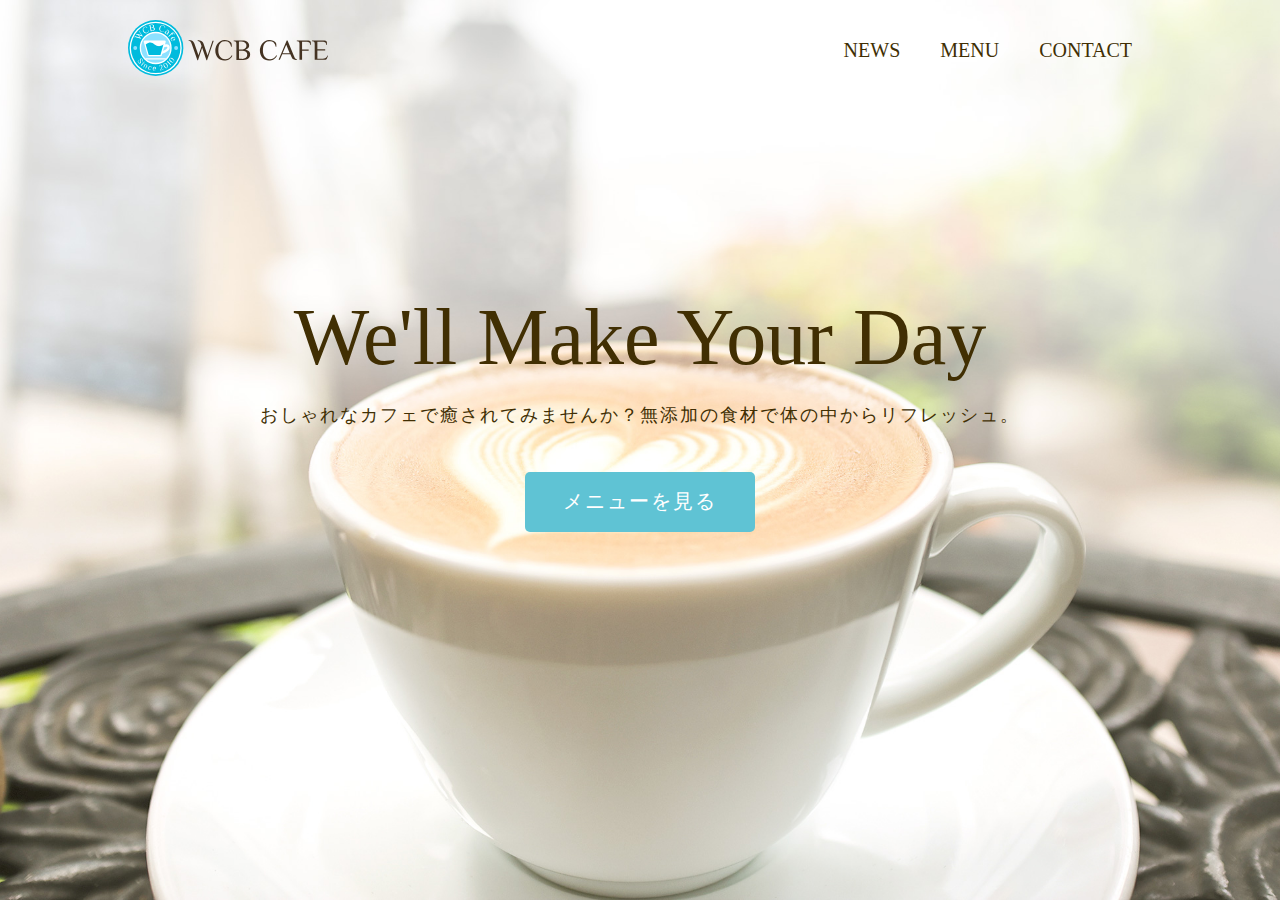
<file: index.html>
<!DOCTYPE html>
<html>
    <head>
        <meta charset="utf-8">
        <meta name="viewport" content="width=device-width, initial-scale=1, minimum-scale=1, user-scalable=yes">
        <title>WCBCAFE</title>
        <link rel="stylesheet" href="stylesheet.css">
    </head>
    <body>
        <div class="wcbcafe_container_top">
            <header class="wcbcafe_header">
                <a class="logo" href="index.html">
                    <img class="img_logo" src="./images/logo.svg">
                </a>
                <nav class="menu_header">
                    <ul>
                        <li><a class="list" href="news.html">NEWS</a></li>
                        <li><a class="list" href="menu.html">MENU</a></li>
                        <li><a class="list" href="contact.html">CONTACT</a></li>
                    </ul>
                </nav>
            </header>
            <main class="wcbcafe_main">
                <h1 class="catchphrase">We'll Make Your Day</h1>
                <p class="text">おしゃれなカフェで癒されてみませんか？無添加の食材で体の中からリフレッシュ。</p>
                <a class="btn_menulink" href="menu.html">メニューを見る</a>
            </main>
        </div>
    </body>
</html>
</file>
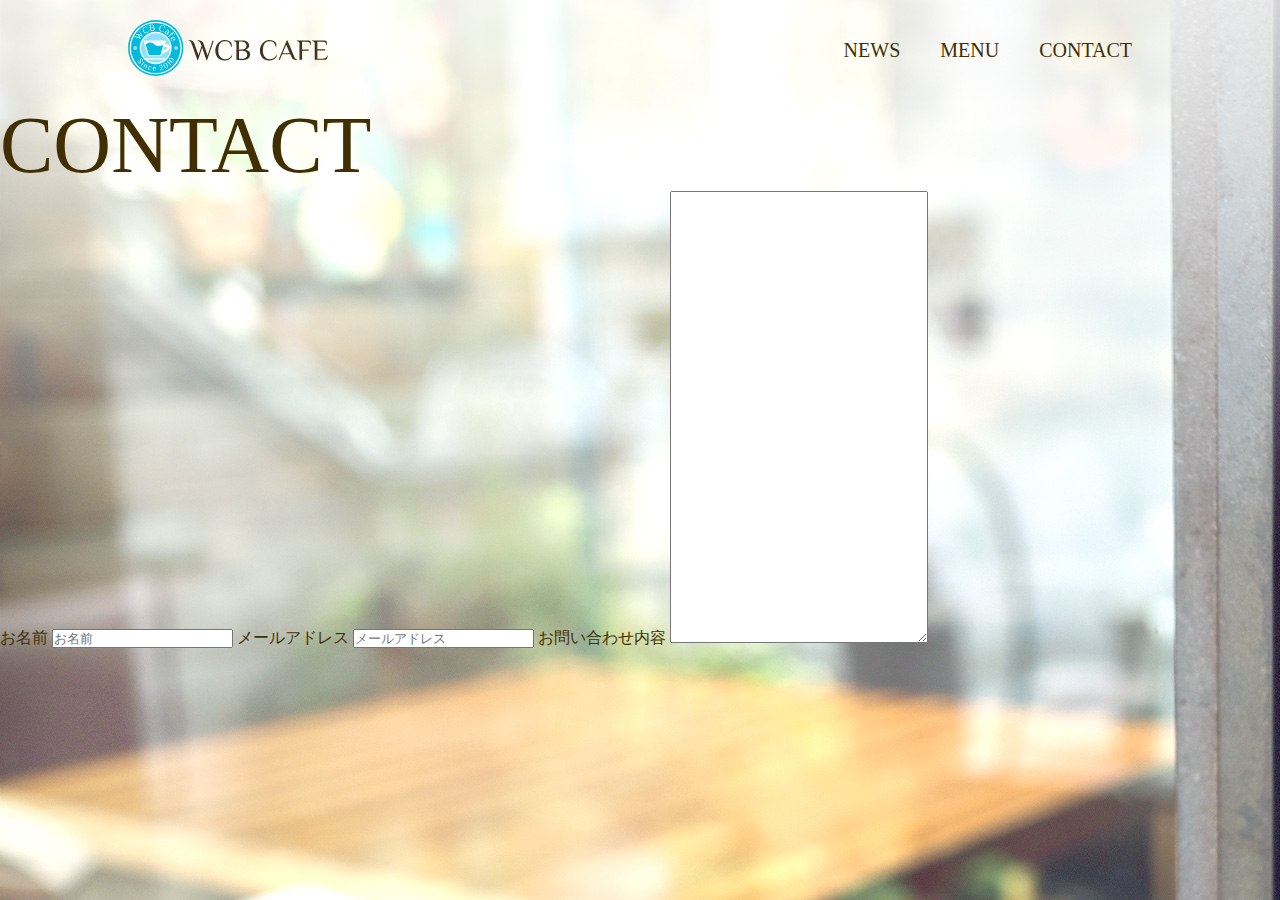
<file: contact.html>
<!DOCTYPE html>
<html>
    <head>
        <meta charset="utf-8">
        <meta name="viewport" content="width=device-width, initial-scale=1, minimum-scale=1, user-scalable=yes">
        <title> CONTACT | WCBCAFE </title>
        <link rel="stylesheet" href="stylesheet.css">
    </head>
    <body>
        <div class="wcbcafe_container_contact">
            <header class="wcbcafe_header">
                <a class="logo" href="index.html">
                    <img class="img_logo" src="./images/logo.svg">
                </a>
                <nav class="menu_header">
                    <ul>
                        <li><a class="list" href="news.html">NEWS</a></li>
                        <li><a class="list" href="menu.html">MENU</a></li>
                        <li><a class="list" href="contact.html">CONTACT</a></li>
                    </ul>
                </nav>
            </header>
            <main class="wcbcafe_form">
                <h1 class="contact">CONTACT</h1>
                <form>
                    <label>お名前
                    <input type="text" name="name" value placeholder="お名前" required>
                    </label>
                    <label>メールアドレス
                    <input type="text" name="e-mail" value placeholder="メールアドレス" required>
                    </label>お問い合わせ内容
                    <textarea name="messege" cols="30" rows="30"></textarea>
                    </label>
                </form>  
            </main>
                
        </div>
</file>
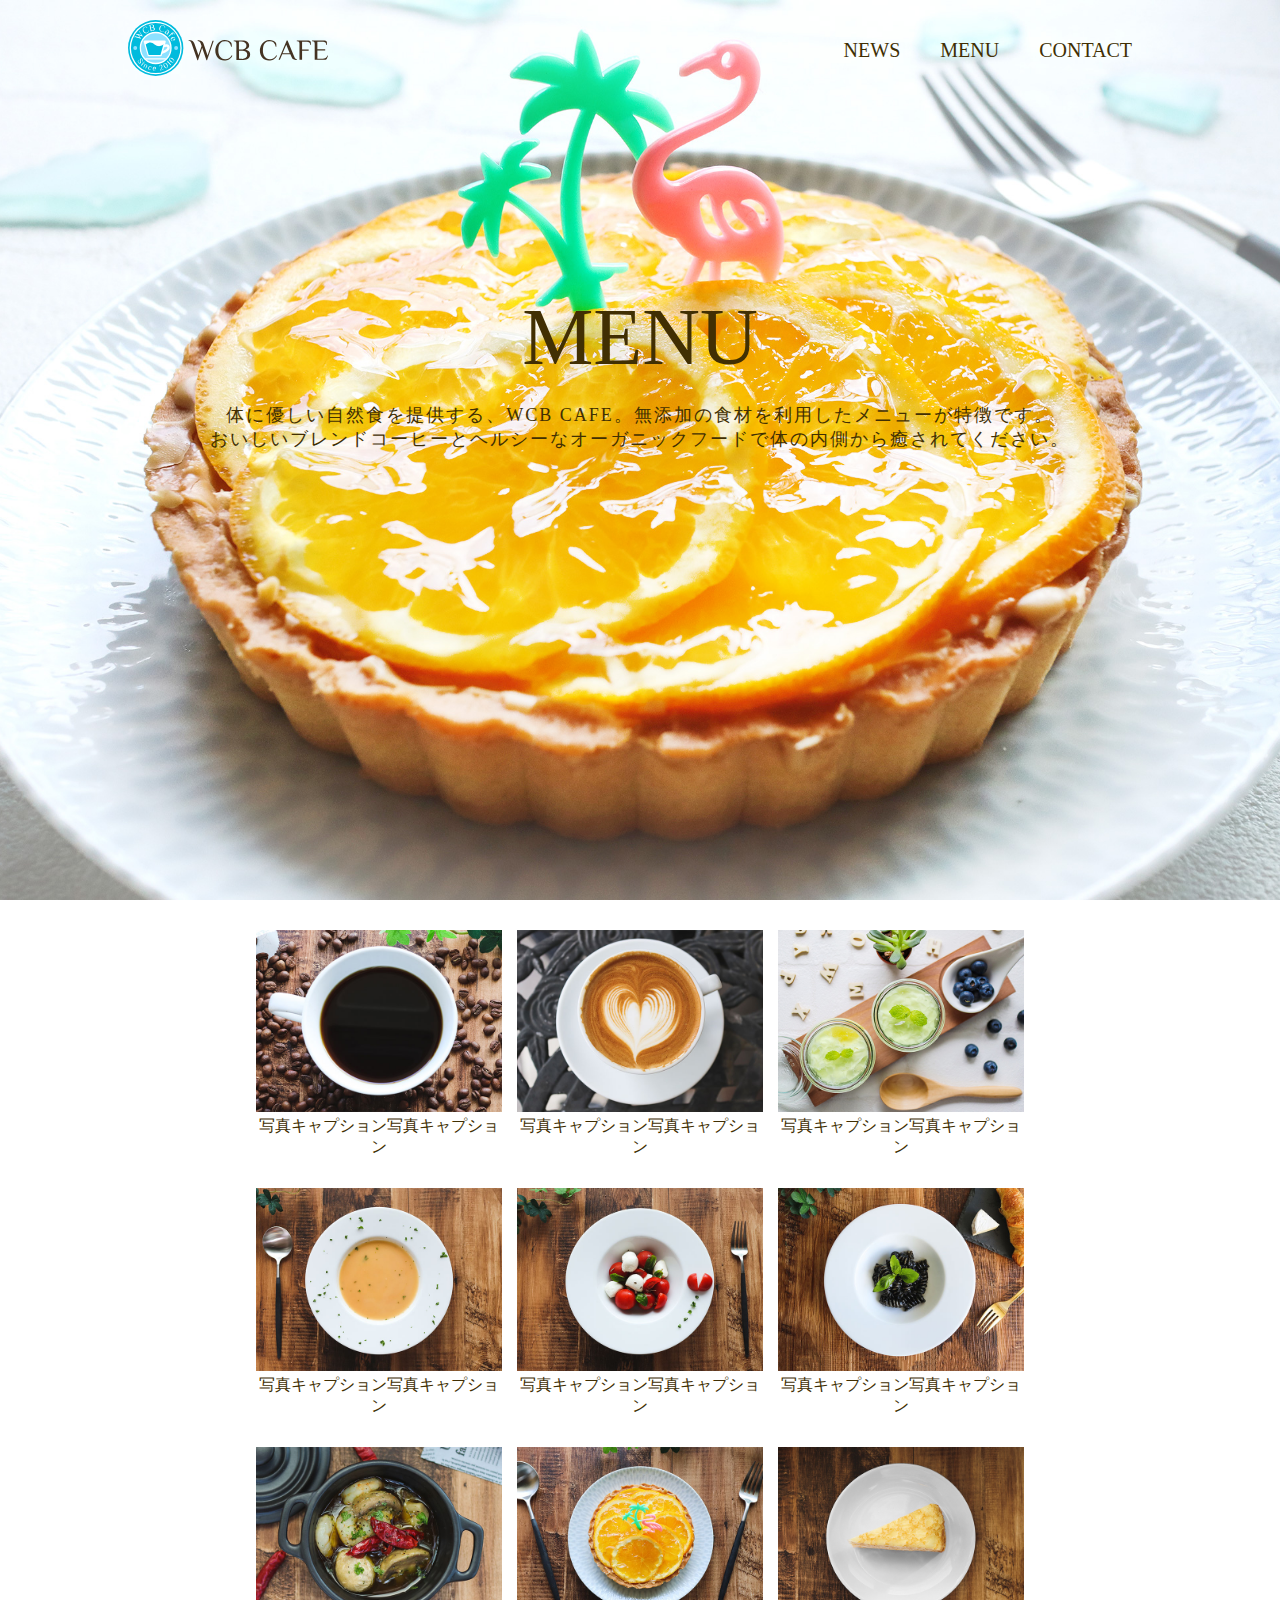
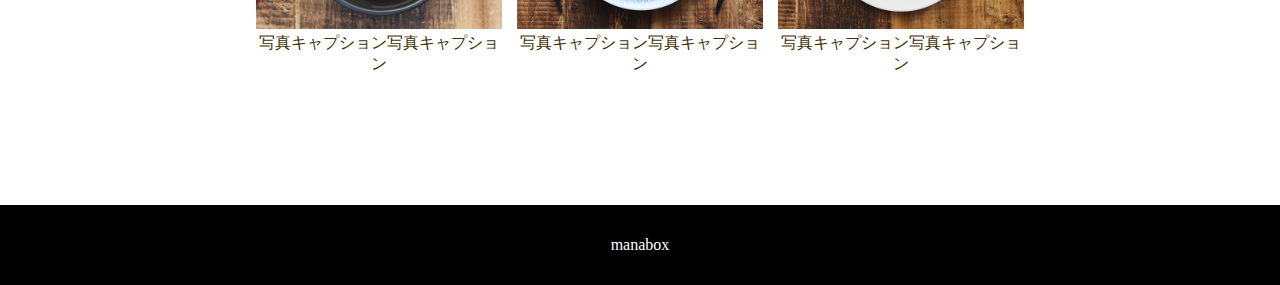
<file: menu.html>
<!DOCTYPE html>
<html>
    <head>
        <meta charset="utf-8">
        <meta name="viewport" content="width=device-width, initial-scale=1, minimum-scale=1, user-scalable=yes">
        <title>WCBCAFE</title>
        <link rel="stylesheet" href="stylesheet.css">
    </head>
    <body>
        <div class="wcbcafe_container_menu">
            <header class="wcbcafe_header">
                <a class="logo" href="index.html">
                    <img class="img_logo" src="./images/logo.svg">
                </a>
                <nav class="menu_header">
                    <ul>
                        <li><a class="list" href="news.html">NEWS</a></li>
                        <li><a class="list" href="menu.html">MENU</a></li>
                        <li><a class="list" href="contact.html">CONTACT</a></li>
                    </ul>
                </nav>
            </header>
            <main class="wcbcafe_main">
                <h1 class="catchphrase">MENU</h1>
                <p class="text">体に優しい自然食を提供する、WCB CAFE。無添加の食材を利用したメニューが特徴です。<br>おいしいブレンドコーヒーとヘルシーなオーガニックフードで体の内側から癒されてください。</p>
            </main>      
        </div>
        <div class="menu_wrap">
            <div class="menu_item">
                <img class="menu_image" src="./images/menu1.jpg">写真キャプション写真キャプション
            </div>
            <div class="menu_item">
                <img class="menu_image" src="./images/menu2.jpg">写真キャプション写真キャプション
            </div>
            <div class="menu_item">
                <img class="menu_image" src="./images/menu3.jpg">写真キャプション写真キャプション
            </div>
            <div class="menu_item">
                <img class="menu_image" src="./images/menu4.jpg">写真キャプション写真キャプション
            </div>
            <div class="menu_item">
                <img class="menu_image" src="./images/menu5.jpg">写真キャプション写真キャプション
            </div>
            <div class="menu_item">
                <img class="menu_image" src="./images/menu6.jpg">写真キャプション写真キャプション
            </div>
            <div class="menu_item">
                <img class="menu_image" src="./images/menu7.jpg">写真キャプション写真キャプション
            </div>
            <div class="menu_item">
                <img class="menu_image" src="./images/menu8.jpg">写真キャプション写真キャプション
            </div>
            <div class="menu_item">
                <img class="menu_image" src="./images/menu9.jpg">写真キャプション写真キャプション
            </div>
        </div>
        <footer class="wcbcafe_footer">
            <p class="copyright">manabox</small>
        </footer>
    </body>
</html>
</file>
<file: stylesheet.css>
html{
    height: 100%;
    overflow-y: scroll;
}

body {
    height: 100%;
}

ul {
    list-style: none;
    display: flex;
}

* {
    margin: 0;
    padding: 0;
    color: rgb(65, 47, 3);

.wcbcafe_container_top {
    height: 100%;
    background-image: url(./images/main-bg.jpg);
    background-size: cover;
    background-position: center top;
}

.wcbcafe_container_menu {
    height: 100%;
    background-image: url(./images/menu-bg.jpg);
    background-size: cover;
    background-position: center top;
}

.wcbcafe_container_contact {
    height: 100%;
    background-image: url(./images/contact-bg.jpg);
}

.wcbcafe_header {
    height: 100px;
    display: flex;
    justify-content: space-between;
    align-items: center;
}

.logo{
    margin-left: 10%;
}

.img_logo {
    width: 200px;
}

.menu_header {
    display: flex;
    margin-right: 10%;
}

.list {
    font-size: 20px;
    text-decoration: none;
    padding:20px;
}

.list:hover {
    color: rgb(0, 217, 255);
}

.wcbcafe_footer {
    height: 80px;
    background-color: black;
}

.copyright{
    color: white;
    text-align: center;
    line-height:80px ;
    vertical-align: middle;
    
}

.wcbcafe_main {
    margin: 15%;
}

.catchphrase {
    font-family: Cambria, Cochin, Georgia, Times, 'Times New Roman', serif;
    font-size: 80px;
    font-weight: 400;
    text-align: center;
}

.text {
    font-size: 18px;
    letter-spacing: 2px;
    text-align: center;
    margin-top: 20px;
}

.btn_menulink {
    display: flex;
    justify-content: center;
    align-items: center;
    margin: 5% auto 0;
    background-color: rgb(95, 195, 212);;
    width: 230px;
    height: 60px;
    border-radius: 5px;
    letter-spacing: 2px;
    font-size: 20px;
    color:white;
    text-decoration: none;
}

.btn_menulink:hover {
    background-color: rgb(63, 173, 196);
}

.menu_wrap {
    width: 60%;
    margin: 30px auto 100px;
    display: flex;
    flex-wrap: wrap;
    justify-content: space-between;
}

.menu_item {
    width: 32%;
    padding-bottom: 30px;
    text-align: center;
}

.menu_image {
    width:100%;
}

.contact {
    font-family: Cambria, Cochin, Georgia, Times, 'Times New Roman', serif;
    font-size: 80px;
    font-weight: 400;
}
</file>
